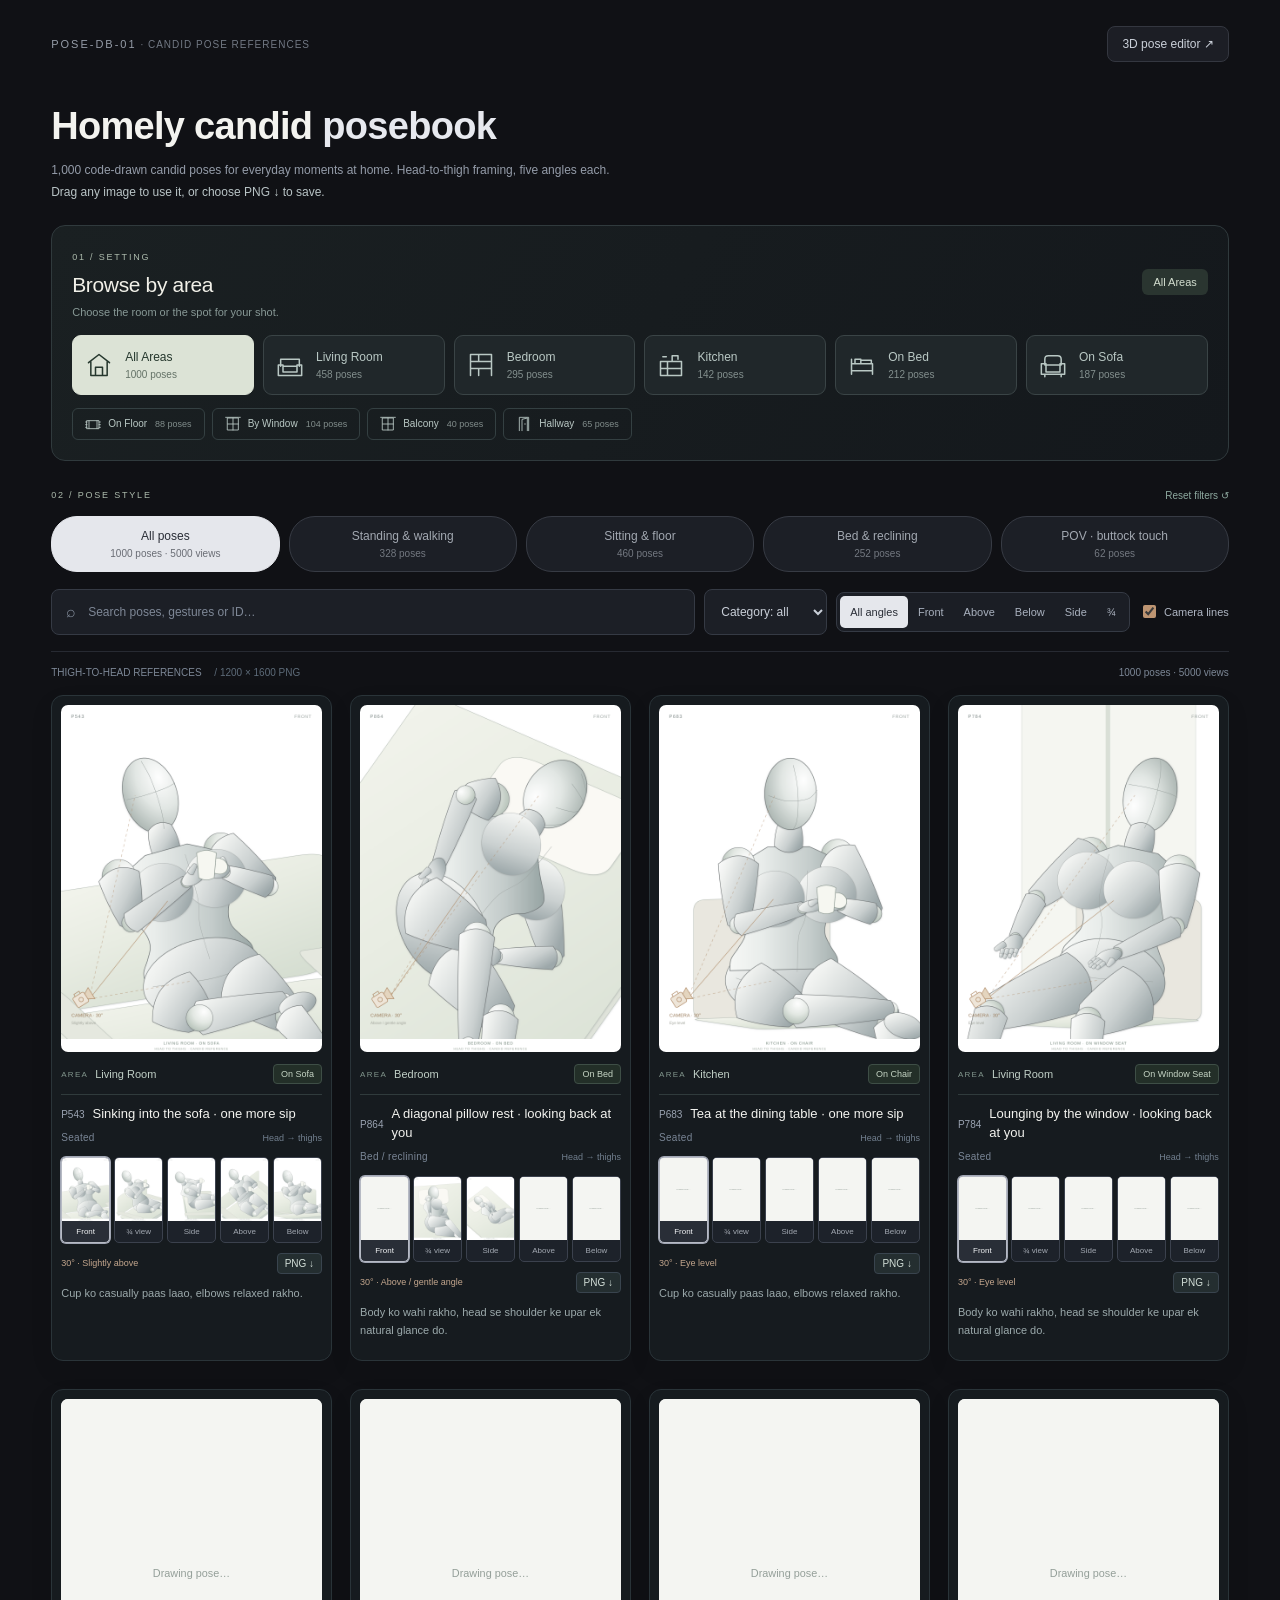
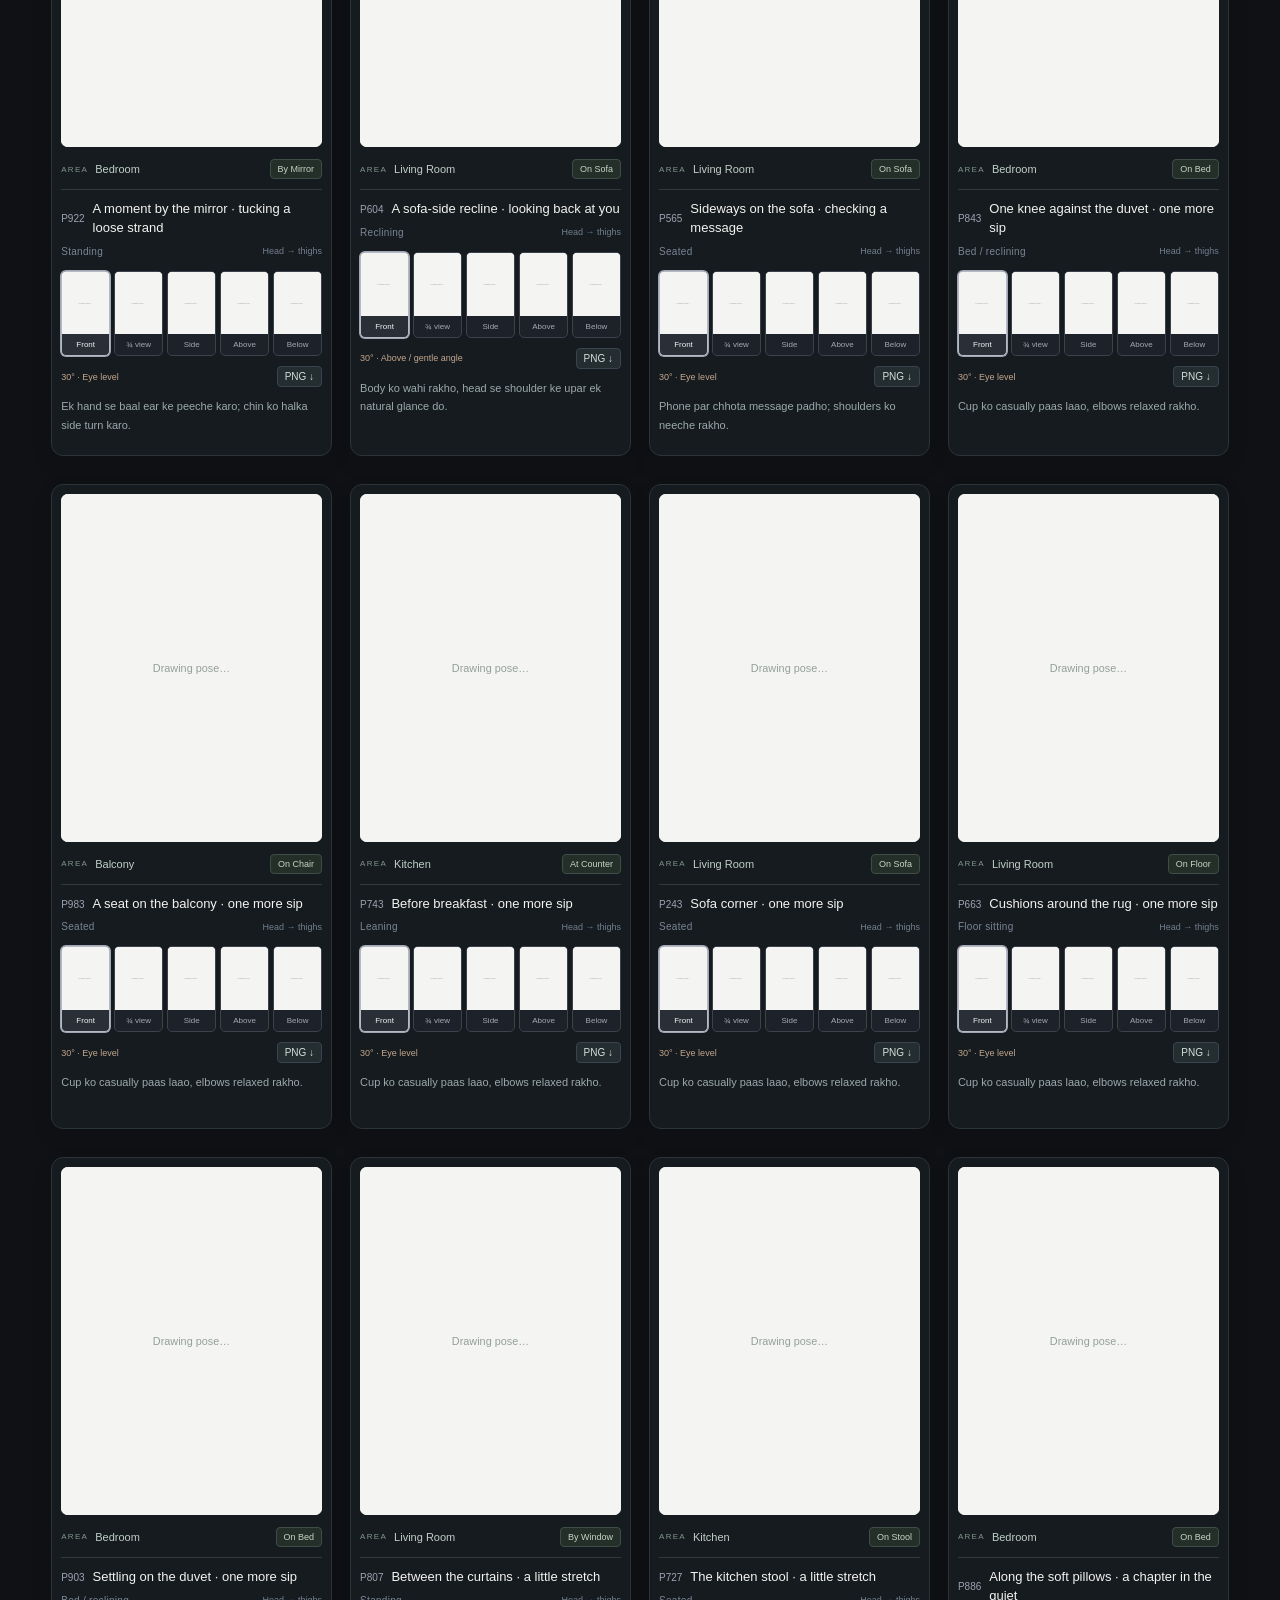
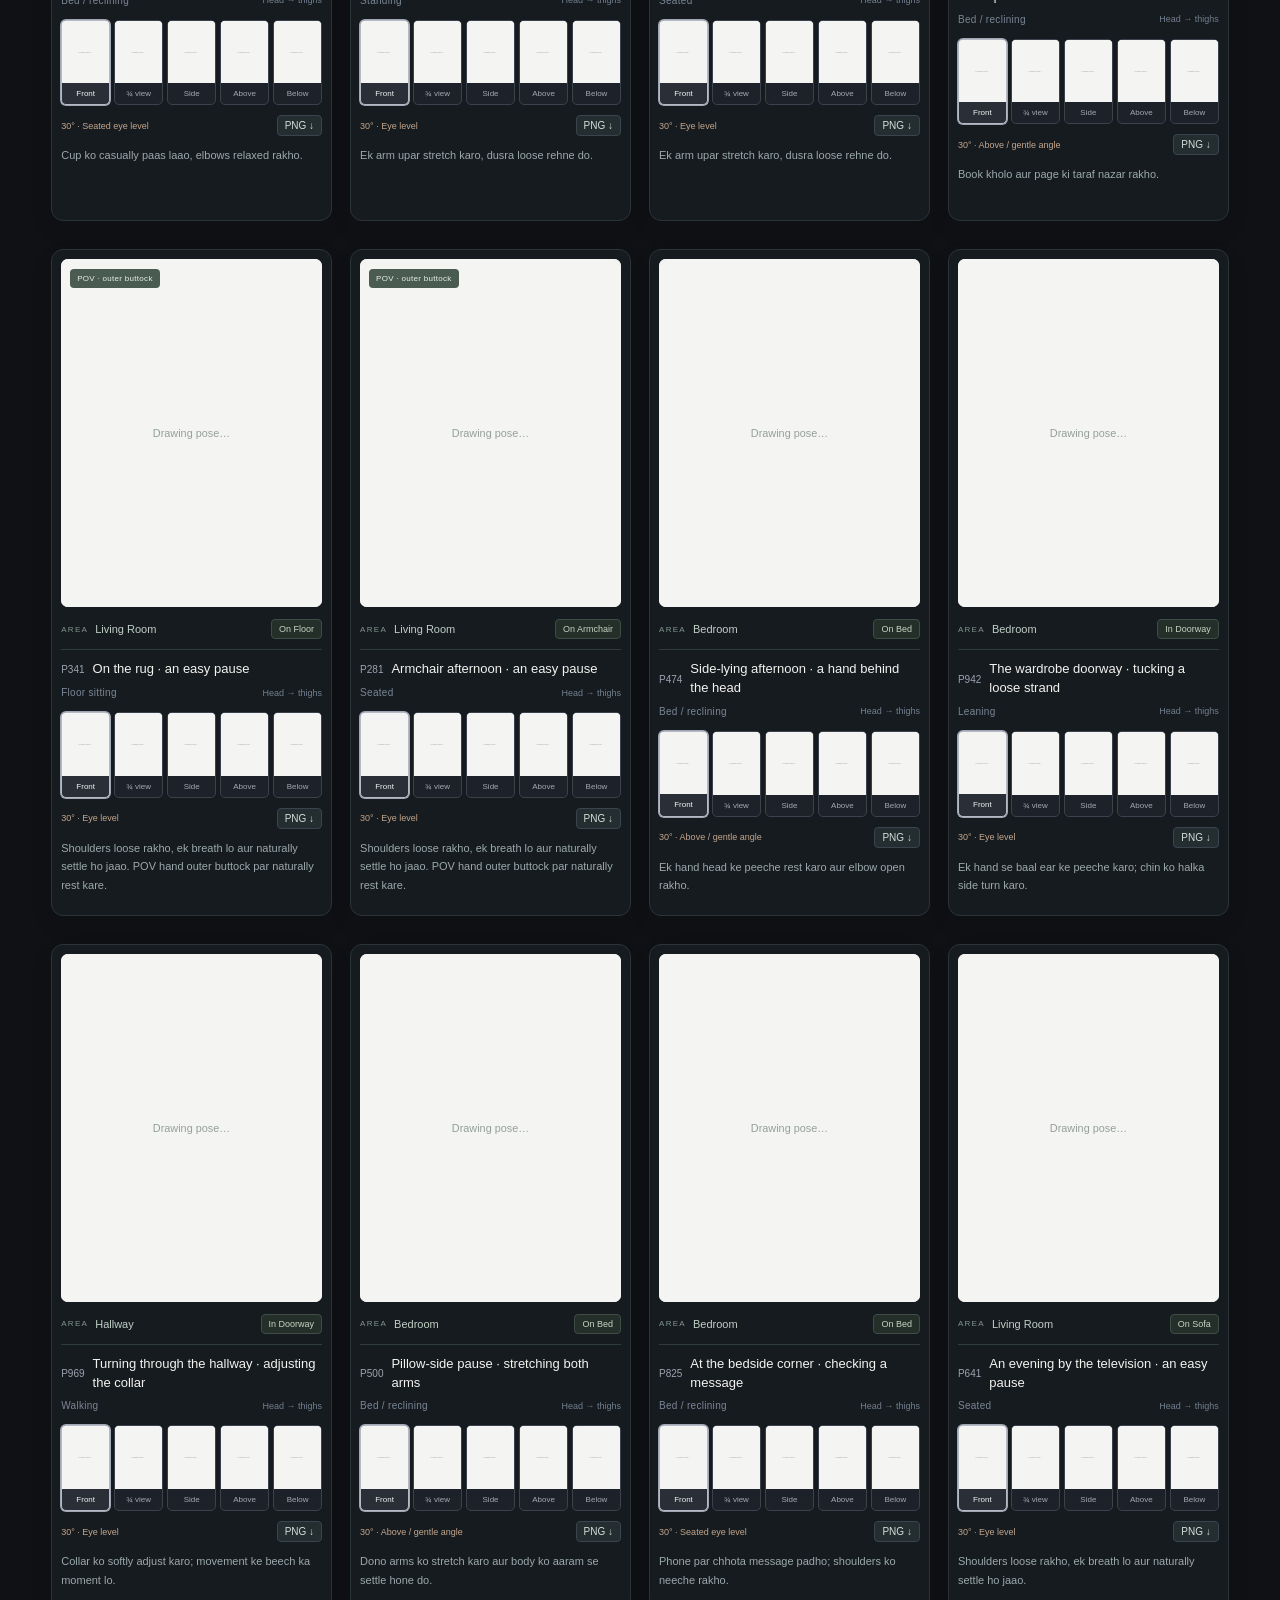
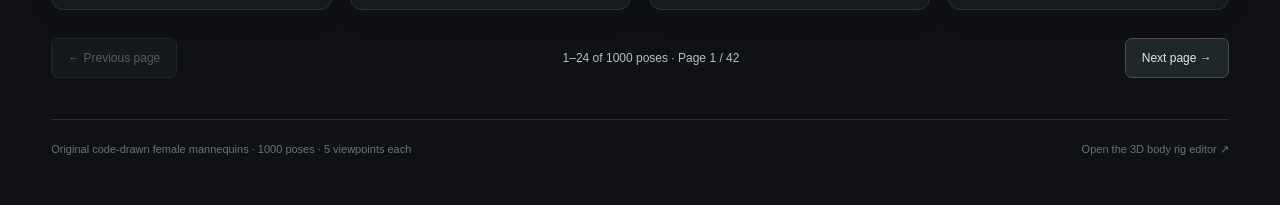
<file: index.html>
<!doctype html><html lang="en"><head><meta charset="UTF-8"><meta name="viewport" content="width=device-width,initial-scale=1"><meta name="theme-color" content="#101115"><title>Posebook — 1000 homely candid poses</title><link rel="stylesheet" href="gallery.css"><link rel="stylesheet" href="gallery-v2.css"><link rel="stylesheet" href="gallery-areas.css"><script defer src="pose-catalog.js"></script><script defer src="pose-expansion.js"></script><script defer src="pose-areas.js"></script><script defer src="pose-art.js"></script><script defer src="pose-raster.js"></script><script defer src="gallery-v3.js"></script></head><body>
<header><a href="index.html" class="wordmark">POSE-DB-01<span> · CANDID POSE REFERENCES</span></a><nav aria-label="Version"><a href="studio.html">3D pose editor ↗</a></nav></header>
<main><h1>Homely candid <span>posebook</span></h1><p class="intro">1,000 code-drawn candid poses for everyday moments at home. Head-to-thigh framing, five angles each.<br><span class="drag-instruction">Drag any image to use it, or choose PNG ↓ to save.</span></p>
<section class="area-browser" aria-labelledby="area-title"><div class="area-heading"><div><span class="browse-label">01 / SETTING</span><h2 id="area-title">Browse by area</h2><p>Choose the room or the spot for your shot.</p></div><span id="area-selection">All Areas</span></div><div id="area-grid" class="area-grid"></div><div id="area-more" class="area-more"></div></section><div class="style-heading"><span class="browse-label">02 / POSE STYLE</span><button id="reset-filters" type="button">Reset filters ↺</button></div><div class="filters"><div id="filters" aria-label="Pose category"><button class="active" data-filter="all" aria-pressed="true">All poses <small>1000 poses · 5000 views</small></button><button data-filter="standing" aria-pressed="false">Standing & walking <small>28 poses</small></button><button data-filter="seated" aria-pressed="false">Sitting & floor <small>20 poses</small></button><button data-filter="bed" aria-pressed="false">Bed & reclining <small>12 poses</small></button><button data-filter="pov" aria-pressed="false">POV · buttock touch <small>18 poses</small></button></div></div>
<div class="reference-toolbar"><label class="search-label"><span>⌕</span><input id="search" type="search" placeholder="Search poses, gestures or ID…" aria-label="Search poses"></label><select id="category" aria-label="Category"><option value="all">Category: all</option><option value="standing">Standing</option><option value="walking">Walking</option><option value="leaning">Leaning</option><option value="seated">Seated</option><option value="floor">Floor sitting</option><option value="bed">Bed / reclining</option></select><div id="global-angles" aria-label="View angle"><button class="active" data-angle="-1" aria-pressed="true">All angles</button><button data-angle="0" aria-pressed="false">Front</button><button data-angle="3" aria-pressed="false">Above</button><button data-angle="4" aria-pressed="false">Below</button><button data-angle="2" aria-pressed="false">Side</button><button data-angle="1" aria-pressed="false">¾</button></div><label class="guide-toggle"><input type="checkbox" id="guides" checked> Camera lines</label></div>
<div class="section-label"><span>THIGH-TO-HEAD REFERENCES <span class="image-size">/ 1200 × 1600 PNG</span></span><span id="result-count">1000 poses · 5000 views</span></div><section id="gallery" aria-label="Candid pose image gallery"></section><p id="no-results" hidden>No poses match this search.</p>
<div class="pagination" id="pagination" aria-label="Gallery pages"><button id="page-previous" type="button">← Previous page</button><span id="page-info" aria-live="polite"></span><button id="page-next" type="button">Next page →</button></div><footer><span>Original code-drawn female mannequins · 1000 poses · 5 viewpoints each</span><a href="studio.html">Open the 3D body rig editor ↗</a></footer></main>
<dialog id="detail"><div class="dialog-head"><div><h2 id="detail-title"></h2><span id="detail-framing"></span></div><button id="close" aria-label="Close enlarged pose">✕</button></div><div id="detail-area"></div><div id="detail-art"></div><div id="detail-angles"></div><p id="detail-cue"></p><div class="detail-actions"><button id="previous" aria-label="Previous pose">←</button><a id="download-detail" href="#" download>Download PNG ↓</a><button id="next" aria-label="Next pose">→</button></div><a id="edit-pose" href="studio.html" hidden>Edit this scene in the 3D studio ↗</a></dialog>
</body></html>
</file>
<file: gallery.css>
:root{font-family:Inter,Arial,sans-serif;background:#111317;color:#f3f3ef;color-scheme:dark}*{box-sizing:border-box}body{margin:0}button,a,input{font:inherit}button,a{touch-action:manipulation}button{cursor:pointer}button:focus-visible,a:focus-visible{outline:2px solid #d8b69d;outline-offset:4px}a{color:inherit;text-decoration:none}header{padding:26px 4%;display:flex;align-items:center;justify-content:space-between;border-bottom:1px solid #2b2e35;gap:16px}.wordmark{font-size:14px;letter-spacing:3px;font-weight:600}.wordmark span{color:#727984}nav{display:flex;gap:8px;font-size:12px}nav a{padding:10px 14px;border-radius:6px;color:#969da6}nav a.active{background:#25292f;color:#eee}main{padding:42px 4% 25px;max-width:1800px;margin:auto}.eyebrow{font-size:10px;letter-spacing:2px;color:#b69984}h1{font-size:clamp(26px,3vw,42px);font-weight:500;letter-spacing:-1.3px;margin:15px 0 10px}h1 span{color:#949aa3}.intro{font-size:13px;color:#9096a0;line-height:1.6}.filters{display:flex;justify-content:space-between;align-items:center;gap:15px;padding:25px 0 26px;border-bottom:1px solid #2c2e36}.filters>div{display:flex;gap:8px;flex-wrap:wrap}.filters button,.angles button{border:1px solid #363942;background:#1c1f25;color:#a2a8b1;border-radius:6px;padding:10px 16px;font-size:12px}.filters button.active{background:#ecece8;color:#1a1d21;border-color:#ecece8}small{font-size:10px;margin-left:6px;opacity:.65}.filters label{display:flex;align-items:center;gap:7px;color:#b6bbc2;font-size:12px;white-space:nowrap}.filters input{accent-color:#d5b69c}.section-label{display:flex;justify-content:space-between;padding:23px 0 16px;color:#7c8590;font-size:10px;letter-spacing:1.4px}.section-label span:last-child{letter-spacing:0}#gallery{display:grid;grid-template-columns:repeat(5,minmax(0,1fr));gap:17px}.pose{min-width:0}.art-button{border:0;border-radius:9px;padding:0;display:block;width:100%;background:#fafaf7;overflow:hidden;position:relative;transition:transform .2s}.art-button:hover{transform:translateY(-3px)}.art-button svg{display:block;width:100%;height:auto}.pose-meta{display:flex;align-items:center;gap:8px;margin:15px 0 7px}.pose-id{color:#a6adba;font-size:10px}h2{font-weight:500;font-size:14px;line-height:1.4;margin:0}.tag{color:#727c89;font-size:10px;text-transform:uppercase;letter-spacing:1px}.angles{display:flex;gap:4px;margin:14px 0;flex-wrap:wrap}.angles button{padding:7px 8px;font-size:10px;border-radius:4px}.angles button.active{color:#edd9c7;border-color:#947a64;background:#302c29}.cue{color:#949da7;font-size:11px;line-height:1.65;margin-top:10px}.camera-note{display:flex;justify-content:space-between;margin-top:10px;gap:8px;color:#c3a68d;font-size:10px}.camera-note span:last-child{color:#7d8795}footer{border-top:1px solid #2c2e36;margin-top:35px;padding:21px 0;display:flex;justify-content:space-between;gap:16px;color:#687380;font-size:11px;line-height:1.6}dialog{max-width:530px;width:calc(100% - 30px);border:1px solid #3e434c;border-radius:12px;background:#181c22;padding:20px;color:#e8ebed}dialog::backdrop{background:#090c12ce;backdrop-filter:blur(5px)}.dialog-head{display:flex;align-items:center;justify-content:space-between;margin-bottom:15px}.dialog-head button{background:#2e343e;color:white;border:0;border-radius:4px;width:34px;height:34px}#detail-art{background:#fafaf7;border-radius:7px;max-height:60vh;display:flex;justify-content:center}#detail-art svg{max-height:60vh;max-width:100%}#detail-angles{display:flex;gap:6px;margin-top:12px}#detail-angles button{background:#282e37;border:1px solid #444c59;color:#ccd2d8;padding:9px 13px;border-radius:5px;cursor:pointer}#detail-angles button.active{border-color:#baa085;color:#e9caaa}#detail-cue{font-size:12px;color:#9ca6b2;line-height:1.6}#edit-pose{display:block;background:#e8ddd0;color:#252322;padding:12px;border-radius:5px;text-align:center;font-size:12px}@media(max-width:1100px){#gallery{grid-template-columns:repeat(3,minmax(0,1fr));gap:24px 16px}}@media(max-width:700px){header{padding:20px 5%;align-items:start;flex-direction:column;gap:15px}nav a{padding:8px 11px}main{padding:30px 5%}.filters{align-items:start;flex-direction:column}.filters button{padding:10px 12px}.section-label{font-size:9px}#gallery{grid-template-columns:repeat(2,minmax(0,1fr));gap:24px 13px}.angles{gap:4px}.angles button{padding:9px 8px}.pose-meta{align-items:start;gap:6px}h2{font-size:12px}.camera-note{flex-direction:column;gap:4px}footer{flex-direction:column;gap:5px}}@media(max-width:350px){#gallery{grid-template-columns:1fr}}@media(prefers-reduced-motion:reduce){*{transition:none!important}}
:root{background:#101115}header{border:0;padding-bottom:10px}.wordmark{font-size:11px;letter-spacing:2px;color:#969da8;font-weight:400}.wordmark span{font-size:10px;letter-spacing:1px}header nav a{border:1px solid #343740;background:#1c1e25;border-radius:8px;color:#cad0d9}main{padding-top:24px}.eyebrow{display:none}h1{font-size:38px;font-weight:600;letter-spacing:-.7px;margin:9px 0 10px}h1 span{color:#e7e9ef}.intro{font-size:12px;line-height:1.8;color:#949ca9;margin-bottom:25px}.filters{padding:7px 0 13px;border:0}.filters>div{display:flex;width:100%;gap:9px}.filters button{flex:1;border-radius:26px;padding:15px 12px;background:#1c1f26;border-color:#373b44;white-space:nowrap;font-size:12px;text-align:center}.filters button small{font-size:10px}.filters button.active{background:#e5e7ec;color:#292d36;border-color:#e5e7ec}.reference-toolbar{display:flex;align-items:center;gap:8px;padding-bottom:16px;border-bottom:1px solid #272a32}.search-label{display:flex;align-items:center;gap:10px;background:#1c1f26;border:1px solid #353a44;border-radius:8px;padding:0 14px;height:46px;flex:1;min-width:150px;color:#828c9a}.search-label input{font:inherit;font-size:12px;background:transparent;border:0;outline:0;color:#e0e5ec;min-width:0;width:100%;height:100%}.search-label:focus-within{outline:2px solid #c5ac94;outline-offset:2px}.search-label input::placeholder{color:#7e8796}.reference-toolbar select{font:inherit;font-size:12px;height:46px;border:1px solid #353a44;border-radius:8px;background:#1c1f26;color:#c9cfd8;padding:0 12px;max-width:170px}#global-angles{display:flex;background:#1b1e25;border:1px solid #353a44;padding:3px;border-radius:8px}#global-angles button{border:0;background:transparent;color:#a9b1be;padding:10px 10px;border-radius:5px;font:inherit;font-size:11px;white-space:nowrap}#global-angles button.active{background:#e5e7ec;color:#292d36}.guide-toggle{font-size:11px;color:#afb6c3;display:flex;align-items:center;gap:5px}.guide-toggle input{accent-color:#bd9471}.section-label{padding:15px 0 17px;font-size:10px;letter-spacing:0;color:#7c8796}#gallery{grid-template-columns:repeat(4,minmax(0,1fr));gap:28px 18px}.art-button{border-radius:9px;background:#fafaf7}.pose-meta{margin:12px 0 6px;gap:8px}.pose-meta h2{font-size:13px}.pose-id{font-size:10px;color:#9ba4b2}.tag{font-size:10px;color:#7a8696;letter-spacing:.3px;text-transform:none}.angles{display:grid;grid-template-columns:repeat(5,minmax(0,1fr));gap:5px;margin:12px 0 10px}.angles button{padding:0 0 6px;border:1px solid #3b414d;border-radius:5px;background:#1d222a;overflow:hidden;min-width:0;font-size:9px}.angles button.active{border-color:#b6bac4;background:#292e37;color:#f1f3f5;box-shadow:0 0 0 1px #a1a6b4}.angle-thumb{display:block;background:#fafaf7;margin-bottom:6px}.angle-thumb svg{display:block;width:100%;height:auto}.angles button>span:last-child{display:block;font-size:8px}.camera-note{font-size:10px}.cue{font-size:11px;color:#8a97a6}.dialog-head h2{font-size:15px}#detail-angles{display:flex;flex-wrap:wrap;gap:6px}#detail-angles button{font-size:11px;padding:9px 12px}#no-results{padding:35px 0;color:#a9b2c0;font-size:14px}@media(max-width:1150px){.reference-toolbar{flex-wrap:wrap}.search-label{flex-basis:40%}#global-angles{margin-left:auto}.filters button{font-size:11px}.filters button small{display:block;margin:5px 0 0}#gallery{grid-template-columns:repeat(3,minmax(0,1fr))}}@media(max-width:700px){header{flex-direction:row;align-items:center;gap:10px;padding:20px 5% 5px}.wordmark{font-size:10px;letter-spacing:1.2px}.wordmark span{display:none}header nav a{font-size:10px;padding:9px}main{padding-top:20px}h1{font-size:30px}.intro{font-size:11px}.filters>div{display:grid;grid-template-columns:1fr 1fr;gap:8px}.filters button{font-size:11px;padding:12px 8px;border-radius:22px}.filters button small{font-size:9px}.reference-toolbar{gap:8px}.search-label{flex:1 1 55%;min-width:135px;height:43px}.reference-toolbar select{flex:1;max-width:none;height:43px;font-size:11px;width:30%}#global-angles{width:100%;margin:0;justify-content:space-between}#global-angles button{flex:1;padding:10px 6px;font-size:10px}.guide-toggle{margin-left:auto}.section-label{font-size:9px}#gallery{grid-template-columns:repeat(2,minmax(0,1fr));gap:25px 13px}.angles{gap:4px}.pose-meta h2{font-size:12px}.camera-note{font-size:10px}.cue{font-size:11px}}@media(max-width:420px){#gallery{grid-template-columns:1fr}.angles button>span:last-child{font-size:10px}.angle-thumb svg{max-height:80px}.art-button svg{max-height:490px}.pose-meta h2{font-size:15px}.camera-note{flex-direction:row}.cue{font-size:12px}}
</file>
<file: gallery-v2.css>
.drag-instruction{color:#b9c4c6}.art-button{display:block;color:inherit;cursor:zoom-in}.art-button>img{display:block;width:100%;height:auto;aspect-ratio:3/4;object-fit:cover;-webkit-user-drag:element;user-select:auto;background:#fff}.art-button:active{cursor:grabbing}.art-button:hover{transform:none}.angle-thumb img{display:block;width:100%;height:auto;aspect-ratio:3/4;object-fit:cover;background:#fff;pointer-events:none}.angle-thumb{background:#fff}.pov-badge{position:absolute;top:10px;left:9px;border-radius:4px;background:#31433add;color:#e7efe9;font-size:8px;padding:5px 7px;letter-spacing:.3px;pointer-events:none}.pose-subline{display:flex;align-items:center;justify-content:space-between;gap:7px}.framing-label{font-size:9px;color:#717f8e;white-space:nowrap}.download-png{font-size:10px;padding:4px 7px;border:1px solid #39444e;border-radius:4px;color:#ced7d8;white-space:nowrap}.download-png:hover{background:#29333c;border-color:#798c96}.camera-note{align-items:center}.pose-meta h2{font-size:13px;line-height:1.5}.cue{min-height:35px;line-height:1.6}.filters button small{display:block;margin:5px 0 0;font-size:10px}.filters button{padding:12px 10px}.filters{padding-top:0}.intro{margin-bottom:19px}.image-size{color:#5d6b79;margin-left:10px}.section-label{gap:14px}.reference-toolbar select{max-width:158px}#detail{max-width:610px;width:calc(100% - 26px);padding:17px}#detail-art{background:white;overflow:hidden;max-height:64vh;min-height:0}#detail-art img{display:block;max-width:100%;width:auto;max-height:64vh;object-fit:contain;cursor:grab;-webkit-user-drag:element}#detail-framing{font-size:10px;color:#8d9ca7;display:block;margin-top:5px}#detail-angles{justify-content:center;margin-top:11px}#detail-angles button{flex:1;padding:9px 8px}.detail-actions{display:flex;align-items:center;gap:9px}.detail-actions button{border:1px solid #475461;background:#252f38;border-radius:5px;color:#d1dce0;padding:11px 17px}.detail-actions a{display:block;flex:1;padding:12px;border-radius:5px;text-align:center;background:#d5ded6;color:#24362d;font-size:12px}#edit-pose{background:transparent;font-size:11px;color:#98ada1;padding:11px 0 0}#detail-cue{margin:11px 0;line-height:1.6;font-size:11px}@media(max-width:1150px){.filters>div{flex-wrap:wrap}.filters button{flex:1 1 16%;font-size:10px;padding:11px 8px}.filters button small{font-size:9px}.image-size{display:none}}@media(max-width:700px){.filters>div{display:flex;flex-wrap:wrap;gap:7px}.filters button{flex:1 1 29%;padding:10px 8px;font-size:10px;border-radius:16px}.filters button:first-child{flex:1 1 29%}.pose-meta h2{font-size:12px}.pose-subline{align-items:start;flex-direction:column;gap:4px}.framing-label{font-size:9px}.camera-note{align-items:start}.pov-badge{font-size:7px;left:6px;top:6px;padding:4px 5px}.download-png{padding:7px 9px;font-size:11px}.section-label{font-size:9px}.intro{font-size:11px}.cue{min-height:0}.reference-toolbar select{max-width:none}}@media(max-width:420px){.pose-subline{flex-direction:row}.pose-meta h2{font-size:15px}.art-button>img{max-height:none}.camera-note{flex-direction:row;align-items:center}.filters button{font-size:10px}.pov-badge{font-size:9px;padding:6px 8px}}

.pagination{display:flex;align-items:center;justify-content:space-between;gap:14px;padding:28px 0 6px;color:#b5c1bf;font-size:12px}.pagination button{border:1px solid #46504f;border-radius:7px;background:#20272a;color:#e0e8e4;padding:12px 16px}.pagination button:disabled{opacity:.35;cursor:default}.pagination[hidden]{display:none}.reference-toolbar{flex-wrap:wrap}#room{max-width:175px}.tag{line-height:1.5}.pose-meta h2{line-height:1.45}#gallery{scroll-margin-top:20px}img[aria-busy="true"]{cursor:progress}.download-png[aria-busy="true"]{pointer-events:none;opacity:.6}@media(max-width:700px){.pagination{flex-wrap:wrap;font-size:11px}.pagination span{order:-1;flex-basis:100%;text-align:center}.pagination button{flex:1}#room{max-width:none;flex:1 1 100%}.tag{font-size:9px}}
#edit-pose[hidden]{display:none}
</file>
<file: gallery-areas.css>
.area-browser{padding:20px;border:1px solid #303a3d;border-radius:14px;background:linear-gradient(120deg,#1a2022,#14181c);margin:22px 0 24px}
.area-heading{display:flex;align-items:center;justify-content:space-between;gap:16px;margin-bottom:17px}.browse-label{font-size:9px;letter-spacing:1.8px;color:#adbbad}.area-heading h2{font-size:21px;letter-spacing:-.35px;color:#f1f0e8;margin:6px 0}.area-heading p{font-size:11px;color:#889996;margin:0}.area-heading>span{padding:7px 11px;border-radius:6px;background:#2a3530;color:#d3decf;font-size:11px;white-space:nowrap}
.area-grid{display:grid;grid-template-columns:repeat(6,minmax(0,1fr));gap:9px}.area-choice{display:flex;align-items:center;gap:12px;min-width:0;background:#20272a;border:1px solid #3a4446;color:#b9c8c4;border-radius:9px;padding:14px 12px;text-align:left;transition:background .15s,border-color .15s}.area-choice svg{width:28px;height:28px;flex:none}.area-choice strong{display:block;font-size:12px;font-weight:500;white-space:nowrap}.area-choice small{display:block;font-size:10px;margin:5px 0 0;opacity:.65}.area-choice:hover{background:#2b3634;border-color:#8b9b8c}.area-choice.active{background:#dce3d6;border-color:#dce3d6;color:#25372d}.area-more{display:flex;gap:7px;margin-top:13px;flex-wrap:wrap}.area-more .area-choice{padding:7px 12px;gap:7px;background:transparent;border-color:#344042;border-radius:6px}.area-more .area-choice svg{width:16px;height:16px}.area-more .area-choice span{display:flex;align-items:center;gap:8px}.area-more .area-choice strong{font-size:10px}.area-more .area-choice small{font-size:9px;margin:0}.area-more .area-choice.active{background:#dce3d6;border-color:#dce3d6;color:#25372d}
.style-heading{display:flex;align-items:center;justify-content:space-between;gap:15px;margin-bottom:10px}#reset-filters{background:none;border:0;color:#8eaaa0;font-size:10px;padding:5px 0}.filters{padding-bottom:17px}.reference-toolbar{gap:9px}.search-label{flex:1 1 230px}#global-angles{margin-left:0}.pose{background:#161b1f;border:1px solid #2a3439;border-radius:12px;padding:9px;box-shadow:0 9px 25px #00000012}.art-button{border-radius:7px}.pose-area{display:flex;align-items:center;gap:7px;flex-wrap:wrap;border-bottom:1px solid #303b3c;margin:0;padding:12px 0 10px;color:#c1d0c7}.area-kicker{font-size:8px;letter-spacing:1.3px;color:#81958c}.pose-area strong{font-size:11px;font-weight:500}.placement{font-size:9px;padding:4px 7px;border:1px solid #3e4e46;background:#232f28;border-radius:4px;color:#c6d5c5;margin-left:auto}.pose-meta{margin-top:10px}.pose-meta h2{font-size:13px}.cue{color:#9ba9ab;line-height:1.7}.pose .angles{gap:4px}.pose .camera-note{font-size:9px}.pose .download-png{background:#242e30;color:#d4e0d9}.pose .download-png:hover{background:#3e5048}#detail-area .pose-area{margin:-4px 0 12px;border:0;padding:0}#detail-area .placement{margin-left:0}.area-choice:focus-visible{outline:2px solid #dfc09e;outline-offset:3px}
@media(max-width:1250px){.area-choice{flex-direction:column;gap:8px;align-items:flex-start}.area-more .area-choice{flex-direction:row;align-items:center}.area-choice strong{font-size:11px}}
@media(max-width:700px){.area-browser{padding:15px;margin:20px 0}.area-heading{align-items:flex-start;margin-bottom:14px}.area-heading h2{font-size:19px}.area-heading p{font-size:10px}.area-heading>span{font-size:9px;padding:6px 8px}.area-grid{grid-template-columns:repeat(3,minmax(0,1fr));gap:7px}.area-choice{flex-direction:row;padding:11px 8px;gap:8px;align-items:center}.area-choice svg{width:22px;height:22px}.area-choice strong{font-size:10px}.area-choice small{font-size:9px;margin-top:4px}.area-more{flex-wrap:nowrap;overflow-x:auto;padding-bottom:3px;scrollbar-width:thin}.area-more .area-choice{flex:none;padding:7px 9px}.area-more .area-choice small{display:none}.pose{padding:7px}.pose-area{gap:5px;align-items:flex-start;padding:10px 0 8px}.pose-area strong{font-size:10px}.placement{margin-left:0;font-size:8px}.pose-meta h2{font-size:12px}.filters button{border-radius:12px}.reference-toolbar select{flex:0 1 135px}#global-angles{margin:0}}
@media(prefers-reduced-motion:reduce){.area-choice{transition:none}}
</file>
